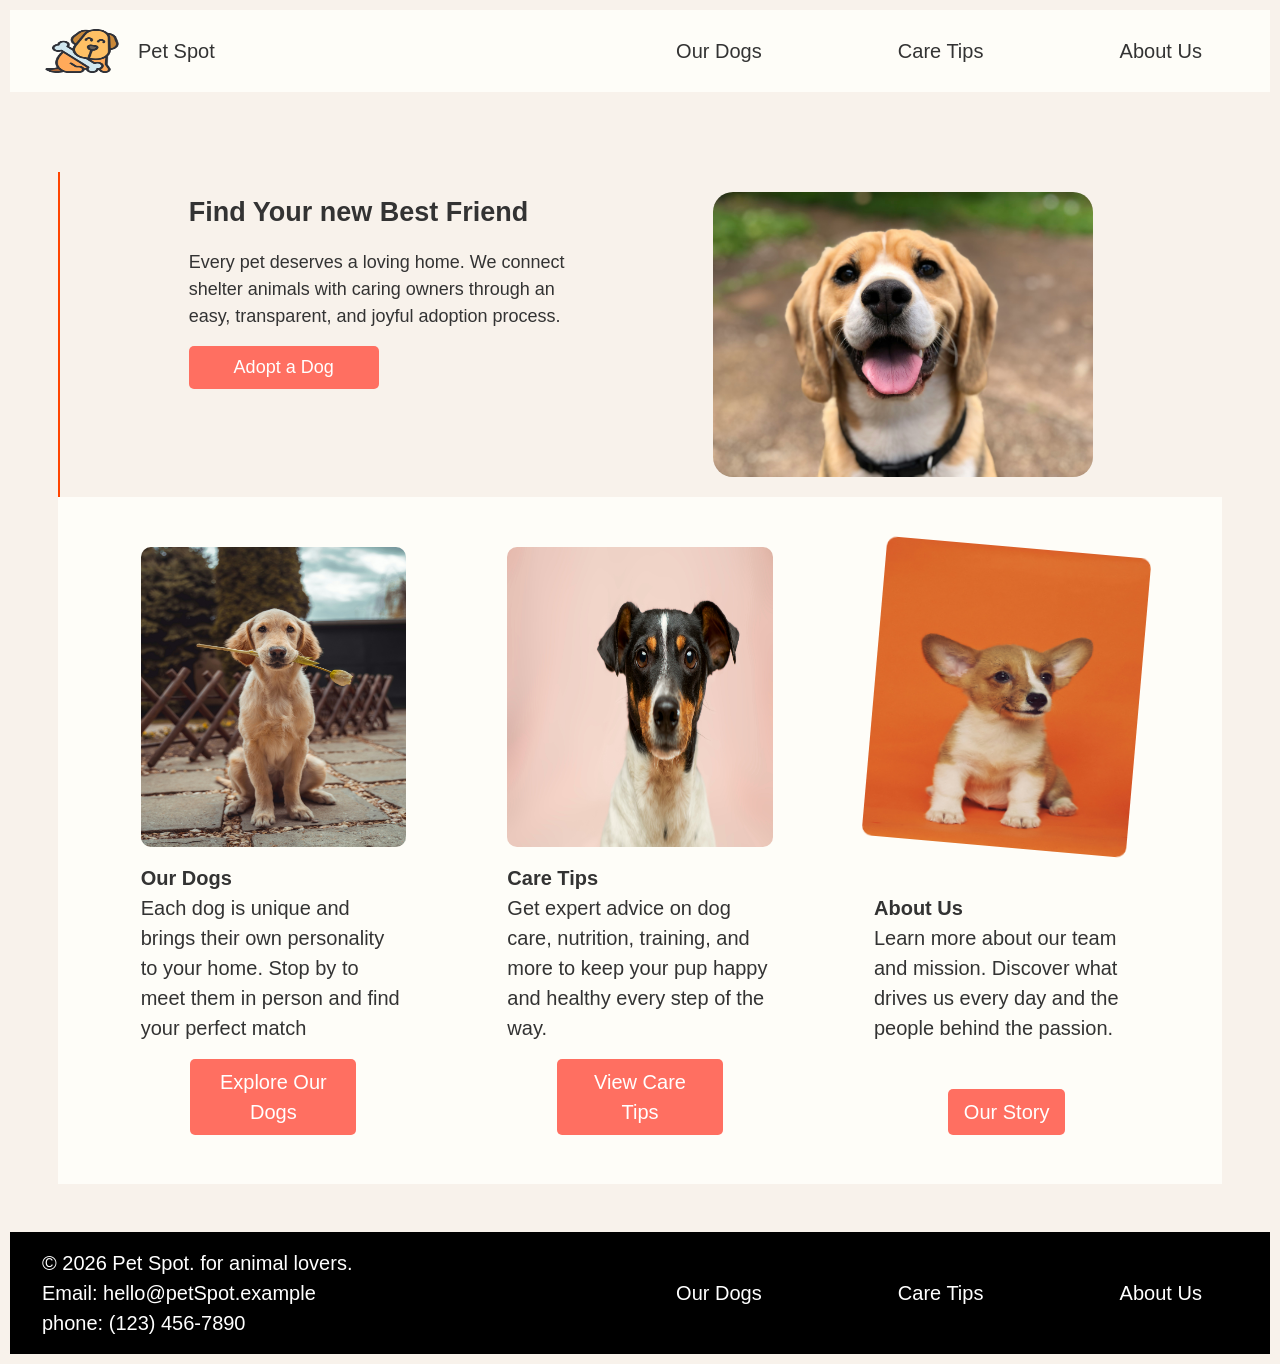
<file: index.html>
<html lang="en">
  <head>
    <meta charset="UTF-8" />
    <meta name="viewport" content="width=device-width, initial-scale=1.0" />
    <title>Dog Spot</title>
    <meta name="author" content="Henry Blandon" />
    <meta
      name="description"
      content="people can adopt pets from our local pet shop. 
      we provide friendly service and healthy pets. 
      pets are trained for easy home adaptation. we have a variety of breeds available for adoption,
      including Pit Bulls, golden retrievers, and other popular breeds."
    />
    <meta
      name="keywords"
      content="pet, dogs , adoptions, puppies, dog food, dog grooming, best friends, companion"
    />
    <meta name="date created" content="2026-09-27" />
    <meta name="last updated" content="2026-09-27" />
    <link rel="stylesheet" href="./css/global.css" />
    <link rel="stylesheet" href="./css/index.css" />
    <link
    rel="stylesheet"
    href="https://cdnjs.cloudflare.com/ajax/libs/animate.css/4.1.1/animate.min.css"
  />
  </head>
  <!-- The home page Assessed different page layouts and page structures using image placeholders.
Connections: The pages use a ref attribute to connect and facilitate navigation to the contact page and care tips.
Creating value: The page content empathizes with customers looking to adopt a pet.
Christian World View: The page content expresses the virtues of compassion and care.
 -->
  <body>
   <header class="myhead">
        <div class="logo animate__animated animate__backInLeft animate__slow">
            <a href="https://www.flaticon.com/free-icons/dog-food" target="_blank"><img src="images/dog.png" alt="Pet Spot Logo" style="width: 80px; height: 50px;" /></a>
            <a href="index.html">Pet Spot</a>
        </div>
        <nav class="navbar">
                <a href="index.html">Our Dogs</a>
                <a href="CareTips.html">Care Tips</a>
                <a href="About.html">About Us</a>
        </nav>
        </div>
    </header>
    <main>
        <!-- this section is the her section contains message on the left and picture onthe right -->
        <section class="hero-section" aria-label="hero section">
            <div class="hero-text">
                <h1> <bold>Find Your new </bold><span>Best Friend</span></h1>
                <p>Every pet deserves a loving home.
                 We connect shelter animals with caring owners through an easy,
                  transparent, and joyful adoption process.</p>
                <a class="btn" href="dogs.html">Adopt a Dog</a>
            </div>
            <img class="hero-image" src="images/home_hero.jpg"alt="Dog photo for hero section"/>
        </section>
        <!-- this section present main pages of the site in a card format -->
        <section class="cards-section" aria-label="cards section">
            <div class="cards-home">
                <img class="card-image" src="images/card1.jpg" alt="dog picture">
                <div class="card-item">
                    <h4><b>Our Dogs</b></h4>
                    <p>Each dog is unique and brings their own personality to your home.
                        Stop by to meet them in person and find your perfect match
                    </p>
                </div>
               <a href="dogs.html" class="btn">Explore Our Dogs </a>
            </div>
            <div class="cards-home">
                <img class="card-image" src="images/card2.jpg" alt="Ideas picture">
                <div class="card-item">
                    <h4><b>Care Tips</b></h4>
                    <p>Get expert advice on dog care, nutrition, training, and more to keep 
                        your pup happy and healthy every step of the way.</p>
                </div>
                <a class="btn" href="CareTips.html">View Care Tips</a>
            </div>
            <div class="cards-home">
                <img class="card-image card-tilted" src="images/card3.jpg"alt="team picture">
                <div class="card-item">
                    <h4><b>About Us</b></h4>
                    <p>Learn more about our team and mission. Discover what drives us every day and the people behind the passion.</p>
                </div>
                <a class="btn" href="About.html">Our Story</a>
            </div>
        </section>
    </main>
    <footer>
        <div>
            <p>&copy; 2026 Pet Spot. for animal lovers.</p>
            <p>Email: hello@petSpot.example</p>
            <p>phone: (123) 456-7890</p>
        </div>
        <nav class="footnav" aria-label="footer navigation">
            <a href="index.html">Our Dogs</a>
            <a href="CareTips.html">Care Tips</a>
            <a href="About.html">About Us</a>
        </nav>
    </footer>
    <script src="./js/index.js" ></script>
  </body>
</html>
</file>
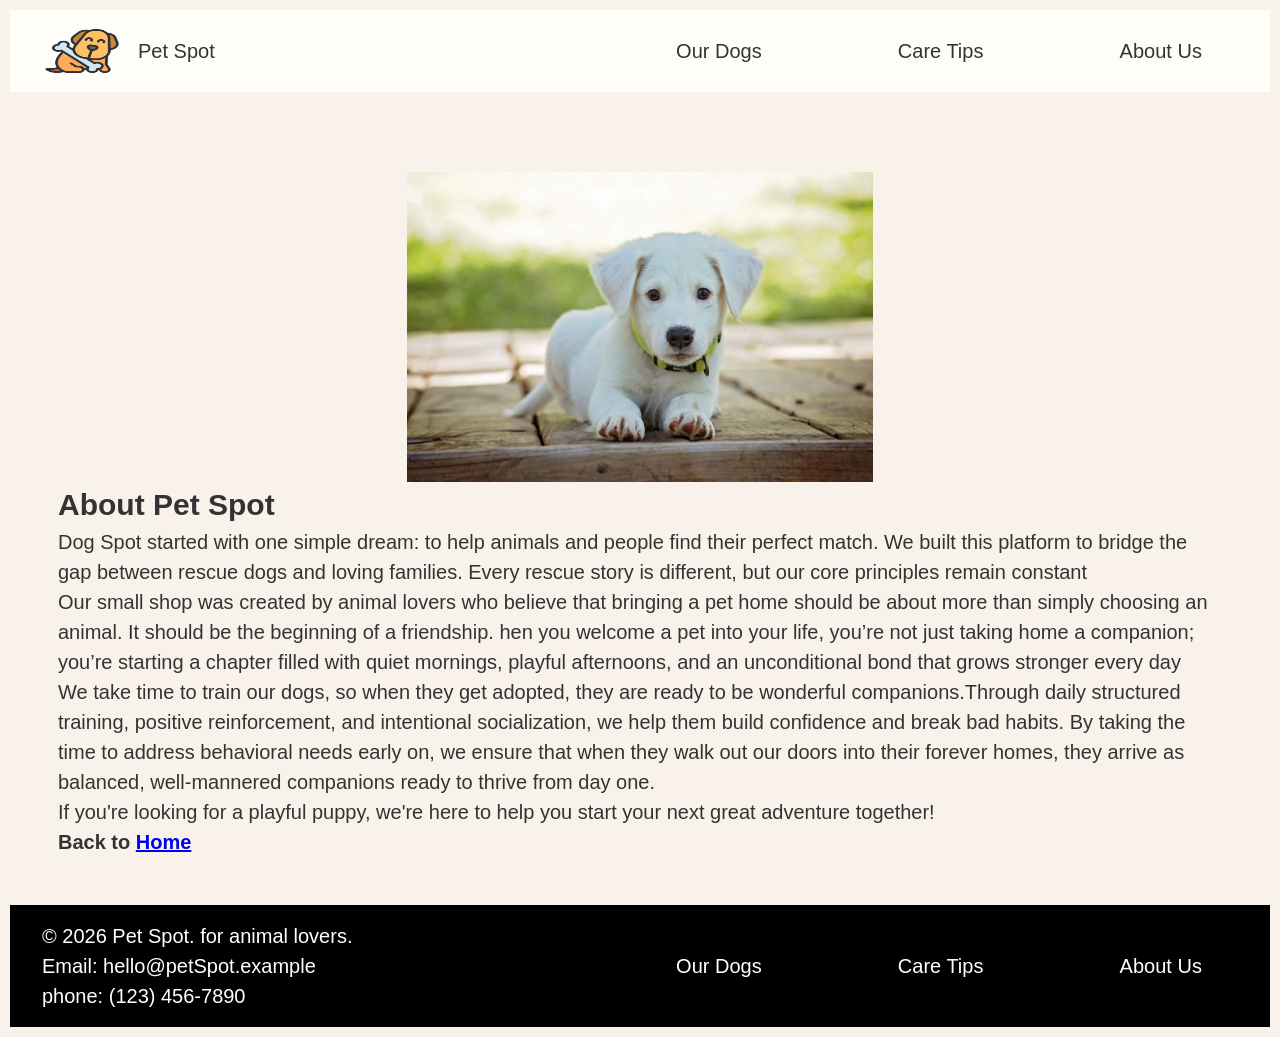
<file: About.html>
<html lang="en">
  <head>
    <meta charset="UTF-8" />
    <meta name="viewport" content="width=device-width, initial-scale=1.0" />
    <title>About Us</title>
    <meta name="author" content="Henry Blandon" />
    <meta
      name="description"
      content="people can adopt pets from our local pet shop. 
      we provide friendly service and healthy pets. 
      pets are trained for easy home adaptation. we have a variety of breeds available for adoption,
      including Pit Bulls, golden retrievers, and other popular breeds."
    />
    <meta
      name="keywords"
      content="pet, dogs , adoptions, puppies, dog food, dog grooming, best friends, companion"
    />
    <meta name="date created" content="2026-09-27" />
    <meta name="last updated" content="2026-09-27" />
    <link rel="stylesheet" href="./css/global.css" />
    <link rel="stylesheet" href="./css/about.css" />
    <link
    rel="stylesheet"
    href="https://cdnjs.cloudflare.com/ajax/libs/animate.css/4.1.1/animate.min.css"
  />
  </head>
  <!--  Curiosity the about page I experimented with deferent font and page structures specially how to display images, different ways to link page component. 
Connections: The about page uses a ref attribute to link back to home page .
Creating value: The page content empathizes with customers looking to adopt a pet.
Christian World View: The page content expresses the virtues of compassion and care.

 -->
  <body>
    <header>
        <div class="logo animate__animated animate__backInLeft animate__slow">
             <a href="https://www.flaticon.com/free-icons/dog-food"><img src="images/dog.png" alt="Pet Spot Logo" style="width: 80px; height: 50px;" /></a>
            <a href="index.html">Pet Spot</a>
        </div>
        <nav  class="navbar">
                <a href="index.html">Our Dogs</a>
                <a href="CareTips.html">Care Tips</a>
                <a href="About.html">About Us</a>
        </nav>
        </div>
    </header>
    <main>
      <section>
        <img src="images/about_hero.jpg" height="400" width="600" alt="Hero image" />
      </section>
      <section>
        <h2>About Pet Spot</h2>
        <p>
          Dog Spot started with one simple dream: to help animals and people
          find their perfect match. We built this platform to bridge the gap
           between rescue dogs and loving families. Every rescue story is different, but our core principles remain constant
        </p>
        <p>
          Our small shop was created by animal lovers who believe that bringing
          a pet home should be about more than simply choosing an animal. It
          should be the beginning of a friendship. hen you welcome a pet into your life,
           you’re not just taking home a companion; you’re starting a chapter filled with quiet mornings, playful afternoons, and an unconditional bond that grows stronger every day
        </p>
        <p>
          We take time to train our dogs, so when they get adopted, they are
          ready to be wonderful companions.Through daily structured training, positive reinforcement, and intentional socialization, we help them build confidence and break bad habits. By taking the time to address behavioral needs early on, we ensure that when they walk out our doors into their forever homes, they arrive as balanced, well-mannered companions ready to thrive from day one.

        </p>
        <p>
          If you're looking for a playful puppy, we're here to help you start
          your next great adventure together!
        </p>
      </section>
    <strong>Back to <a href="index.html">Home</a></strong>

    </main>
    <footer>
        <div>
            <p>&copy; 2026 Pet Spot. for animal lovers.</p>
            <p>Email: hello@petSpot.example</p>
            <p>phone: (123) 456-7890</p>
        </div>
        <nav class="footnav" aria-label="footer navigation">
            <a href="index.html">Our Dogs</a>
            <a href="CareTips.html">Care Tips</a>
            <a href="About.html">About Us</a>
        </nav> 
    </footer>
  </body>
</html>
</file>
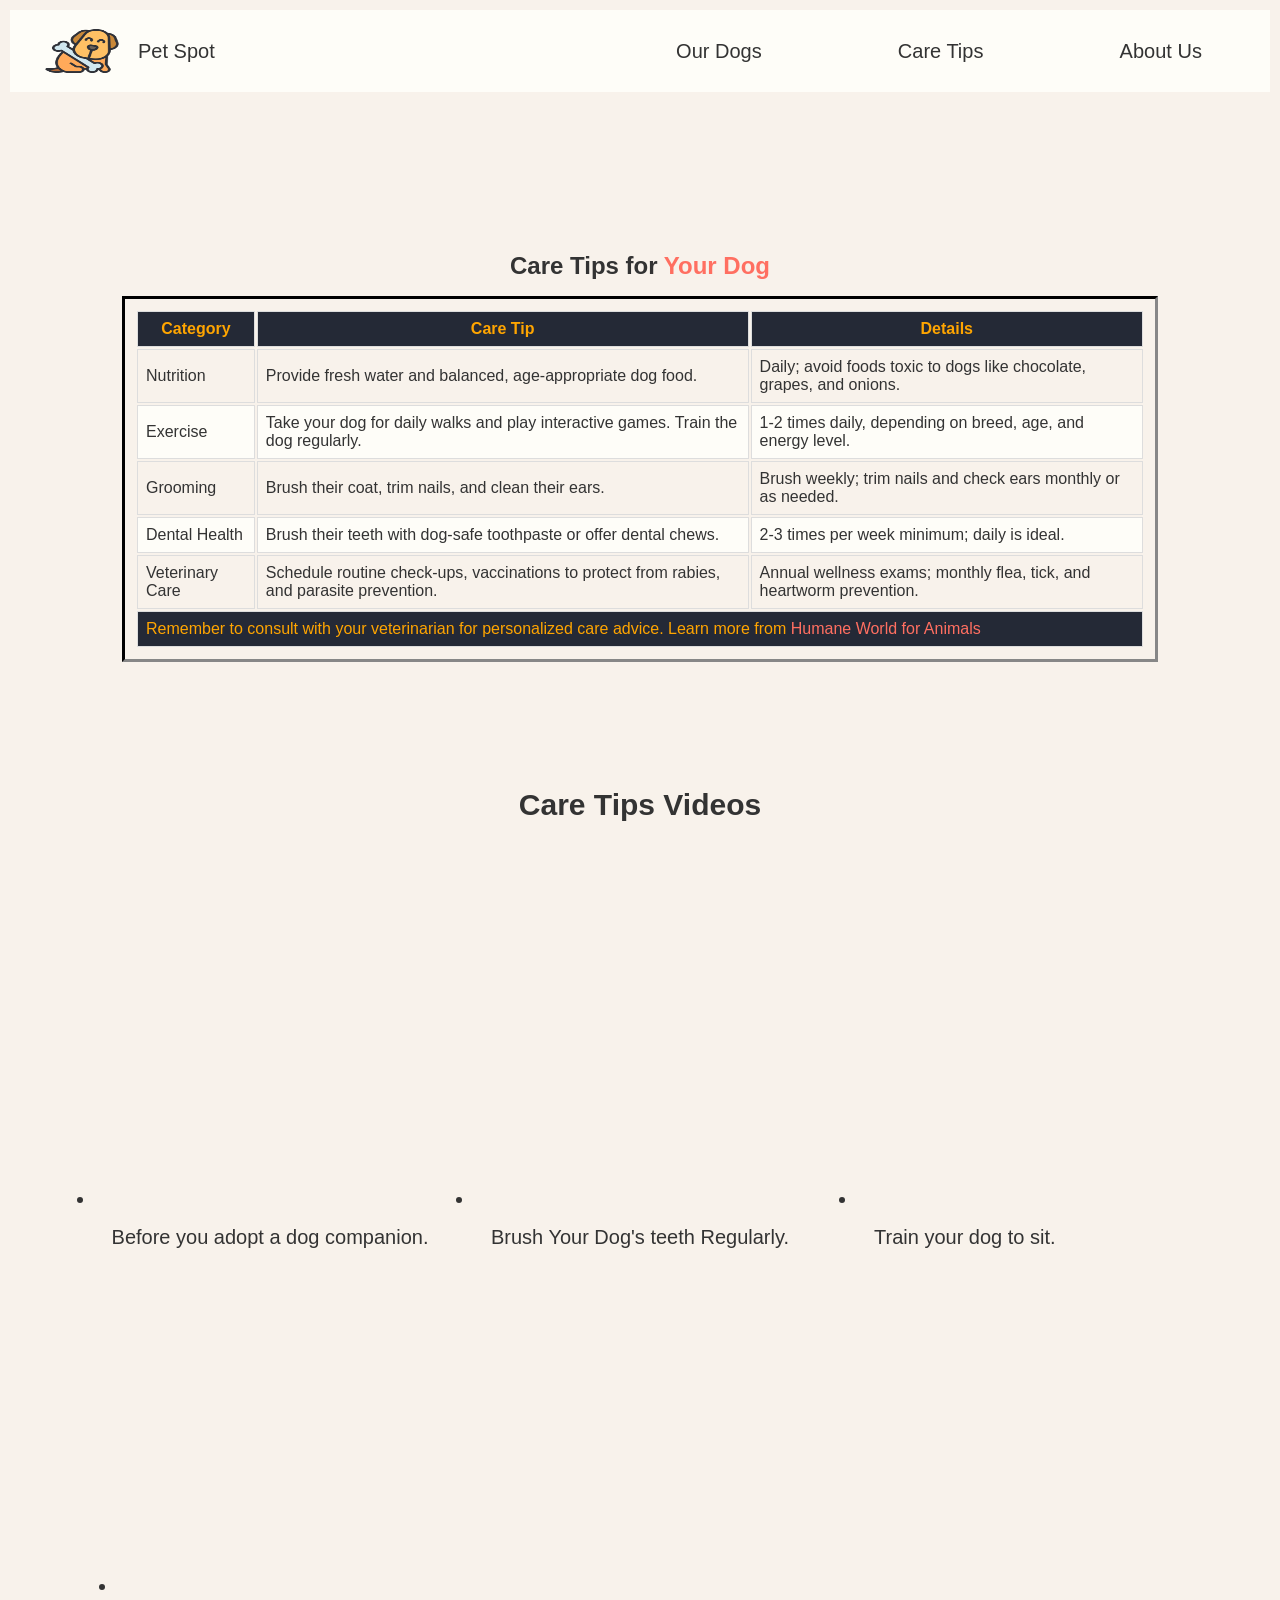
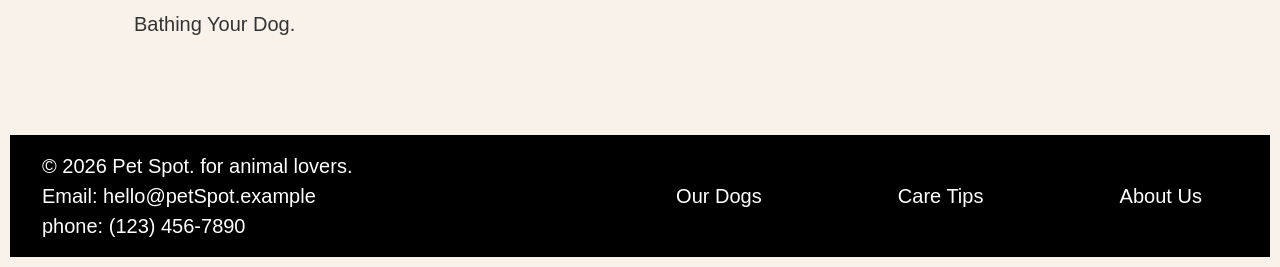
<file: CareTips.html>
<html lang="en">
  <head>
    <meta charset="UTF-8" />
    <meta name="viewport" content="width=device-width, initial-scale=1.0" />
    <title>Care Tips</title>
    <meta name="author" content="Henry Blandon" />
    <meta
      name="description"
      content="people can adopt pets from our local pet shop. 
      we provide friendly service and healthy pets. 
      pets are trained for easy home adaptation. we have a variety of breeds available for adoption,
      including Pit Bulls, golden retrievers, and other popular breeds."
    />
    <meta
      name="keywords"
      content="pet, dogs , adoptions, puppies, dog food, dog grooming, best friends, companion"
    />
    <meta name="date created" content="2026-09-27" />
    <meta name="last updated" content="2026-09-27" />
    <link rel="stylesheet" href="./css/global.css" />
    <link rel="stylesheet" href="./css/caretips.css" />
    <link
    rel="stylesheet"
    href="https://cdnjs.cloudflare.com/ajax/libs/animate.css/4.1.1/animate.min.css"
  />
    <!-- experimented with style tags
     i hoping to put all styles in a separate file next topic to make it more organized` -->
    
  </head>
  <body>
    <!-- Curiosity: I explored ways to organize care tips across web pages on topics such as daily nutrition, behavioral training, and preventive care, making information easy for users to find and remember. I also experimented with different layouts for presenting this content. I experimented with separating the shared code between pages and injecting it with the w3.js library.
Connections: This page links to related pages, creating a clear flow of information throughout the local site. It also connects embedded videos to their original creators and includes links to local nutrition and veterinary resources.
Create value: The website supports new dog owners by providing essential information and connecting them with useful resources.
Christian Worldview Reflection: This page reflects a Christian worldview by promoting faithful stewardship of God's creation and encouraging pet owners to provide animals in their care with loving and responsible protection.
-->
    <header>
        <div class="logo animate__animated animate__backInLeft animate__slow">
             <a href="https://www.flaticon.com/free-icons/dog-food"><img src="images/dog.png" alt="Pet Spot Logo" style="width: 80px; height: 50px;" /></a>
            <a href="index.html">Pet Spot</a>
        </div>
        <nav  class="navbar">
                <a href="index.html">Our Dogs</a>
                <a href="CareTips.html">Care Tips</a>
                <a href="About.html">About Us</a>
        </nav>
        </div>
    </header>
    <!-- main page content -->
    <main>
      <section class="section-table" aria-label="care tips section table">
        <table
          arial-label="care tips table"
        >
          <caption>
            <h2>Care Tips for <span id="myspan" style="color: #ff6f61; font-weight: bold;">Your Dog</span></h2>
          </caption>
          <thead>
            <tr>
              <th scope="col">Category</th>
              <th scope="col">Care Tip</th>
              <th scope="col">Details</th>
            </tr>
          </thead>
          <tbody>
            <tr>
              <td scope="row">Nutrition</td>
              <td>
                Provide fresh water and balanced, age-appropriate dog food.
              </td>
              <td>
                Daily; avoid foods toxic to dogs like chocolate, grapes, and
                onions.
              </td>
            </tr>
            <tr>
              <td scope="row">Exercise</td>
              <td>
                Take your dog for daily walks and play interactive games. Train
                the dog regularly.
              </td>
              <td>
                1-2 times daily, depending on breed, age, and energy level.
              </td>
            </tr>
            <tr>
              <td scope="row">Grooming</td>
              <td>Brush their coat, trim nails, and clean their ears.</td>
              <td>
                Brush weekly; trim nails and check ears monthly or as needed.
              </td>
            </tr>
            <tr>
              <td scope="row">Dental Health</td>
              <td>
                Brush their teeth with dog-safe toothpaste or offer dental
                chews.
              </td>
              <td>2-3 times per week minimum; daily is ideal.</td>
            </tr>
            <tr>
              <td scope="row">Veterinary Care</td>
              <td>
                Schedule routine check-ups, vaccinations to protect from rabies,
                and parasite prevention.
              </td>
              <td>
                Annual wellness exams; monthly flea, tick, and heartworm
                prevention.
              </td>
            </tr>
          </tbody>
          <tfoot>
            <tr>
              <td  colspan="3">
                Remember to consult with your veterinarian for personalized care
                advice. Learn more from
                <a class="anchor"
                  href="https://www.humaneworld.org/sites/default/files/docs/eBook_HSUS_Pet_Tips_2020.pdf"
                  >Humane World for Animals</a>
              </td>
            </tr>
          </tfoot>
        </table>
      </section>
      <!-- this is a section for care tips videos -->
      <h2 class="title">Care Tips Videos</h2>

      <!--this section provides a series fo videos which demostrate how 
      to do tasks listed in the table above. 
      the idea is to provide visual guidance and examples for each care tip. -->
      <section class="section-videos"
        area-label="care tips video section"
      >
        <ul>
          <li>
            <iframe
              class="animate__animated animate__pulse"
              width="560"
              height="315"
              src="https://www.youtube.com/embed/peUVLEUj-AM?si=nV4kR3ZMoCcrilxo"
              title="YouTube video player"
              frameborder="0"
              allow="
                accelerometer;
                autoplay;
                clipboard-write;
                encrypted-media;
                gyroscope;
                picture-in-picture;
                web-share;
              "
              referrerpolicy="strict-origin-when-cross-origin"
              allowfullscreen
            ></iframe>
            <p>Before you adopt a dog companion.</p>

          </li>
          <li>
            <iframe
              width="560"
              height="315"
              src="https://youtube.com/embed/Q1WEBxbGt0c?si=lYf2_QMLN_jKBgd1"
              title="YouTube video player"
              frameborder="0"
              allow="
                accelerometer;
                autoplay;
                clipboard-write;
                encrypted-media;
                gyroscope;
                picture-in-picture;
                web-share;
              "
              referrerpolicy="strict-origin-when-cross-origin"
              allowfullscreen
            ></iframe>
            <p>Brush Your Dog's teeth Regularly.</p>

          </li>
          <li>
            <iframe
              width="560"
              height="315"
              src="https://youtube.com/embed/n93JMBO4cpg?si=VjijwUtsr7gPcub-"
              title="YouTube video player"
              frameborder="0"
              allow="
                accelerometer;
                autoplay;
                clipboard-write;
                encrypted-media;
                gyroscope;
                picture-in-picture;
                web-share;
              "
              referrerpolicy="strict-origin-when-cross-origin"
              allowfullscreen
            ></iframe>
            <p>Train your dog to sit.</p>

          </li>
          <li>
            <iframe
              width="560"
              height="315"
              src="https://youtube.com/embed/-BMHDrechwM?si=ydA3gKD--Mjs8wW9"
              title="YouTube video player"
              frameborder="0"
              allow="
                accelerometer;
                autoplay;
                clipboard-write;
                encrypted-media;
                gyroscope;
                picture-in-picture;
                web-share;
              "
              referrerpolicy="strict-origin-when-cross-origin"
              allowfullscreen
            ></iframe>
            <p>Bathing Your Dog.</p>

          </li>
        </ul>
      </section>
    </main>
    <footer>
      <div>
            <p>&copy; 2026 Pet Spot. for animal lovers.</p>
            <p>Email: hello@petSpot.example</p>
            <p>phone: (123) 456-7890</p>
        </div>
        <nav class="footnav" aria-label="footer navigation">
            <a href="index.html">Our Dogs</a>
            <a href="CareTips.html">Care Tips</a>
            <a href="About.html">About Us</a>
        </nav>
    </footer>
  </body>
</html>
</file>
<file: css/global.css>
/*================================================= 
this css files in ment to apply to all pagesin the project
====================================================== */

*,
*::before,
*::after {
  box-sizing: border-box;
}

/* 2. Remove default margins and paddings */
* {
  margin: 0;
  padding: 0;
}

/* 3. Improve media defaults */
img,
picture,
video,
canvas,
svg {
  display: block;
  max-width: 100%;
}

/* 4. Inherit fonts for form controls */
input,
button,
textarea,
select {
  font: inherit;
}

/* 5. Avoid text overflows */
p,
h1,
h2,
h3,
h4,
h5,
h6 {
  overflow-wrap: break-word;
}

/* 6. Create a root stacking context and set smooth page defaults */
body {
  background-color: #f8f2eb;
  color: #333;
  font-family: "Arial", sans-serif;
  min-height: 100vh;
  padding: 10px;
  line-height: 1.5;
  /* added respoinsive typograpy (min, optimous, max) */
  font-size: clamp(1rem, calc(2vw + 0.75rem), 1.25rem);
}

main {
  padding: 3rem;
}
/* ===========================
nav bar css shared with all pages
=================================
*/
header {
  display: flex;
  justify-content: space-between;
  background-color: #fefdf8;
  padding: 1rem 2rem;
  margin-bottom: 2rem;
  align-items: center;
  position: sticky;
  top: 0;
  width: 100%;
  flex-wrap: wrap;
}
header a {
  text-decoration: none;
  color: #333;
}

.logo {
  display: flex;
  gap: 1rem;
  align-items: center;
}
.navbar {
  display: flex;
  justify-content: space-around;
  flex-wrap: wrap;
  gap: 4rem;
  width: 50%;
}

.navbar a {
  text-decoration: none;
  color: #333;
}

.navbar a:hover {
  color: orangered;
}

/* ==============================
footer style 
============================*/

footer {
  display: flex;
  justify-content: space-between;
  align-items: center;
  flex-wrap: wrap;
  background-color: black;
  padding: 1rem 2rem;
  width: 100%;
}

.footnav {
  display: flex;
  justify-content: space-around;
  gap: 4rem;
  width: 50%;
  align-items: center;
}
.footnav a {
  text-decoration: none;
}

footer * {
  color: white;
}

.myheader {
  container-type: inline-size;
  container-name: myhead;
}
/* =============================== */
@container myhead (width > 700px) {
  header {
    background-color: red;
  }
}
</file>
<file: css/index.css>
/* first section  hero section*/
.hero-section {
  display: flex;
  justify-content: space-evenly;
  align-self: center;
  flex-wrap: wrap;
  padding: 10px;
  gap: 1rem;
  background-color: #f8f2eb;
  border-left: 2px solid orangered;
}

.hero-text {
  display: flex;
  flex-direction: column;
  max-width: 400px;
  min-width: 200px;
  gap: 1rem;
  font-size: large;
  padding: 10px;
}
.hero-image {
  max-width: 400px;
  min-width: 200px;
  border-radius: 30px;
  padding: 10px;
}
.hero-image:hover {
  filter: brightness(110%);
}

.btn {
  max-width: 50%;
  background-color: #ff6f61;
  color: white;
  border-radius: 5px;
  padding: 0.5rem 1rem;
  text-align: center;
  transition:
    color 3s,
    transform 1s;
}

.btn:hover {
  background-color: #f75c4e;
  transform: translateX(3px);
}

.hero-section a {
  text-decoration: none;
  color: white;
}

.myspan {
  color: #ff6f61;
  font-weight: bold;
  overflow: auto;
}
.myspan:hover {
  width: 300px;
}

/* **************
card section 
*****************/

.cards-section {
  display: grid;
  grid-template-columns: repeat(auto-fit, minmax(250px, 1fr));
  padding: 3rem;
  gap: 2rem;
  background-color: #fefdf8;
}

.cards-home {
  display: flex;
  flex-direction: column;
  justify-content: space-between;
  align-items: center;
  gap: 1rem;
  padding: 1rem;
  padding: 1px;
  border-radius: 10px;
  margin: 0.5px;
}

.cards-section a {
  text-decoration: none;
  color: white;
}

.card-image {
  width: 80%;
  height: 300px;
  border-radius: 10px;
  transition: width 1s;
}
.card-item {
  width: 80%;
}

.card-image:hover {
  width: 360px;
  border: 2px solid red;
}
.card-tilted {
  transform: rotate(5deg);
}
</file>
<file: css/about.css>
section img {
  margin: auto;
  width: 40%;
  height: auto;
}
</file>
<file: css/caretips.css>
/* table caption */
caption {
  font-weight: bold;
  padding: 1em;
}
table {
  border: inset 3px #333;
  padding: 10px;
  margin: 1rem;
}

td,
th {
  border: 1px solid #ddd;
  padding: 8px;
}

/* add backgroun color and font color to header and footer of table */
th,
tfoot {
  background-color: #242936;
  color: orange;
}

/* apply background to even rows */
tr:nth-child(even) {
  background-color: #fefdf8;
}

/* =================
achor tag style and add bounce up motion on hover 
anchor located in the footer of table
========================*/
.anchor {
  color: #ff6f61;
  text-decoration: none;
  display: inline-block;
}

@keyframes anchor-bounce {
  0%,
  100% {
    transform: translateY(0);
  }
  50% {
    transform: translateY(-5px);
  }
}
.anchor:hover {
  color: white;
  animation: anchor-bounce 1s;
}

.section-table {
  padding: 3rem;
  margin-bottom: 2em;
}

/*==================== 
video section 
=======================*/
.section-videos {
  padding: 2rem;
}

.title {
  text-align: center;
  padding: 1rem;
  margin-bottom: 1rem;
}

/* this is just for demostration of especificity
it should be override by the inline style */
#myspan {
  color: blue;
}

/*=============================================
 not sure if adding iframe in list items was a good idea
  either way, display vidos on a grid layout and the content inside the cell grid
  is style with flex css
  ======================================*/

ul {
  display: grid;
  grid-template-columns: repeat(auto-fit, minmax(300px, 1fr));
  justify-content: center;
  align-content: center;
  justify-items: center;
  align-items: center;
  gap: 10px;
}

ul li {
  min-width: 300px;
  max-width: 500px;
}

iframe {
  width: 100%;
  padding: 2px;
}

ul li p {
  color: #333;
  padding: 1rem;
}
</file>
